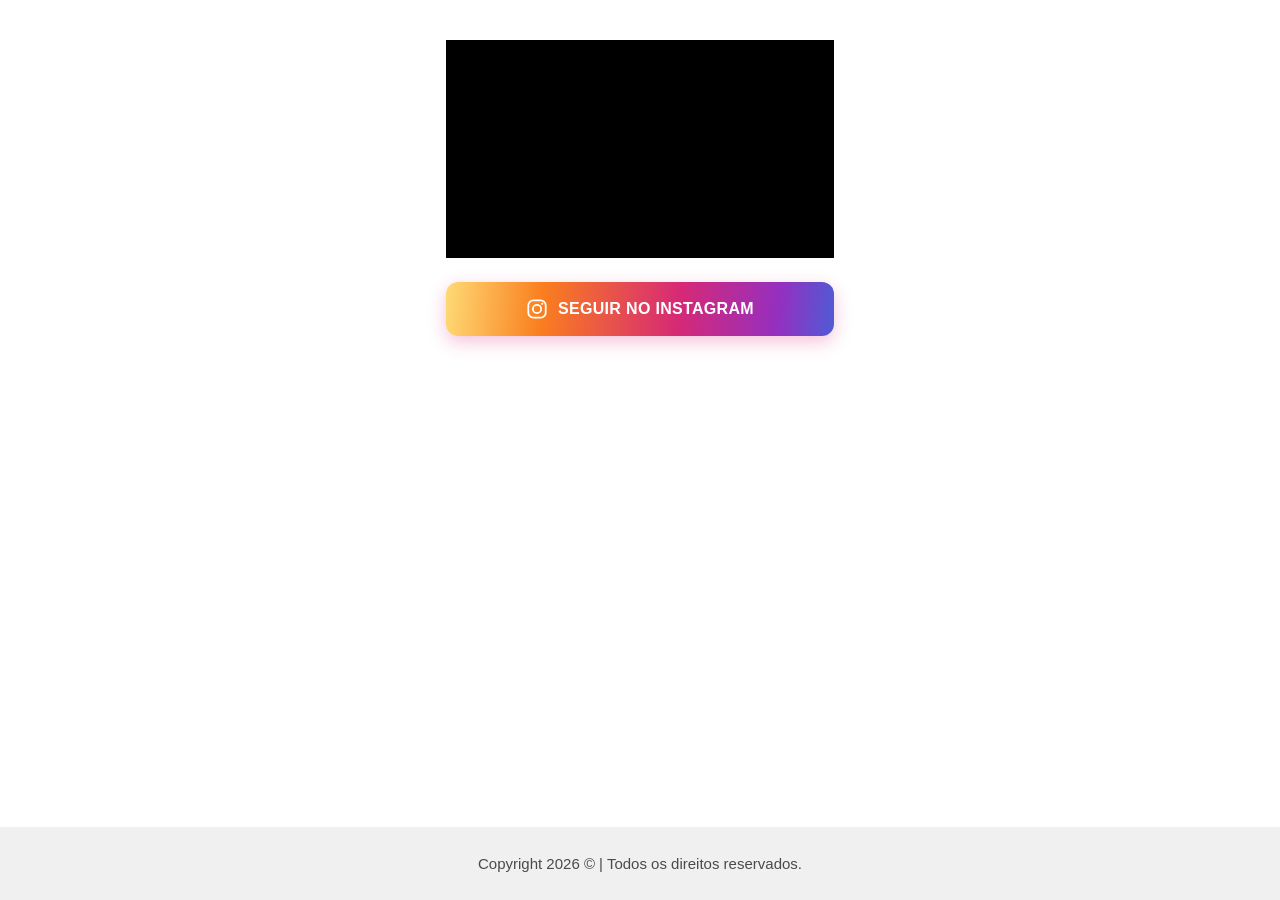
<file: aquecimento/index.html>
<!doctype html>
<html lang="pt-BR">
<head>
<meta charset="utf-8">
<meta name="viewport" content="width=device-width, initial-scale=1">
<title>7 Royal Chef</title>
<meta name="description" content="Assista ao vídeo e siga o 7 Royal Chef no Instagram.">
<style>
/* 7 Royal Chef — página de bio
   Coluna central com o player e o botão; rodapé fixo no fim do conteúdo. */

:root {
  color-scheme: light;
  --texto: #1a1a1a;
  --rodape-fundo: #f0f0f0;
  --rodape-texto: #4a4a4a;
}

* { box-sizing: border-box; }

html, body {
  margin: 0;
  padding: 0;
}

body {
  min-height: 100vh;
  display: flex;
  flex-direction: column;
  background: #fff;
  color: var(--texto);
  font-family: -apple-system, BlinkMacSystemFont, "Segoe UI", Roboto, Helvetica, Arial, sans-serif;
  -webkit-font-smoothing: antialiased;
}

/* Coluna central ---------------------------------------------------- */

.wrap {
  flex: 1 0 auto;
  width: 100%;
  max-width: 420px;
  margin: 0 auto;
  padding: 40px 16px 48px;
}

.player {
  width: 100%;
}

/* Botão ------------------------------------------------------------- */

.cta {
  display: flex;
  align-items: center;
  justify-content: center;
  gap: 10px;
  margin-top: 24px;
  padding: 16px 20px;
  border-radius: 12px;
  background: linear-gradient(95deg, #feda75 0%, #fa7e1e 25%, #d62976 60%, #962fbf 85%, #4f5bd5 100%);
  color: #fff;
  font-size: 16px;
  font-weight: 700;
  letter-spacing: .02em;
  text-decoration: none;
  box-shadow: 0 6px 18px rgba(214, 41, 118, .28);
  transition: transform .12s ease, box-shadow .12s ease, filter .12s ease;
}

.cta:hover {
  filter: brightness(1.04);
  box-shadow: 0 8px 22px rgba(214, 41, 118, .34);
}

.cta:active {
  transform: translateY(1px);
  box-shadow: 0 4px 12px rgba(214, 41, 118, .28);
}

.cta-icon {
  width: 22px;
  height: 22px;
  flex: none;
  fill: none;
  stroke: currentColor;
  stroke-width: 1.9;
}

.cta-icon .dot {
  fill: currentColor;
  stroke: none;
}

/* Rodapé ------------------------------------------------------------ */

.foot {
  flex: none;
  background: var(--rodape-fundo);
  padding: 28px 16px;
  text-align: center;
}

.foot p {
  margin: 0;
  color: var(--rodape-texto);
  font-size: 15px;
}

/* Telas menores ----------------------------------------------------- */

@media (max-width: 420px) {
  .wrap { padding-top: 24px; }
  .cta  { font-size: 15px; }
}
</style>
</head>
<body>

  <main class="wrap">

    <div class="player">
      <vturb-smartplayer id="vid-6a21cec0e810778a42831018" style="display: block; margin: 0 auto; width: 100%; "><div class="vturb-player-placeholder" style="position: relative; width: 100%; padding: 56.25% 0 0; z-index: 0; background-color: black;"></div></vturb-smartplayer>
      <script type="text/javascript">
        var s=document.createElement("script");
        s.src="https://scripts.converteai.net/ea5a7ffd-7736-4982-b451-ffa20a0d2e1e/players/6a21cec0e810778a42831018/v4/player.js",
        s.async=!0,document.head.appendChild(s);
      </script>
    </div>

    <a class="cta" href="https://www.instagram.com/7royalchef/" target="_blank" rel="noopener">
      <svg class="cta-icon" viewBox="0 0 24 24" aria-hidden="true">
        <rect x="2.5" y="2.5" width="19" height="19" rx="5.5"/>
        <circle cx="12" cy="12" r="4.5"/>
        <circle cx="17.6" cy="6.4" r="1.2" class="dot"/>
      </svg>
      <span>SEGUIR NO INSTAGRAM</span>
    </a>

  </main>

  <footer class="foot">
    <p>Copyright 2026 &copy; | Todos os direitos reservados.</p>
  </footer>

</body>
</html>
</file>
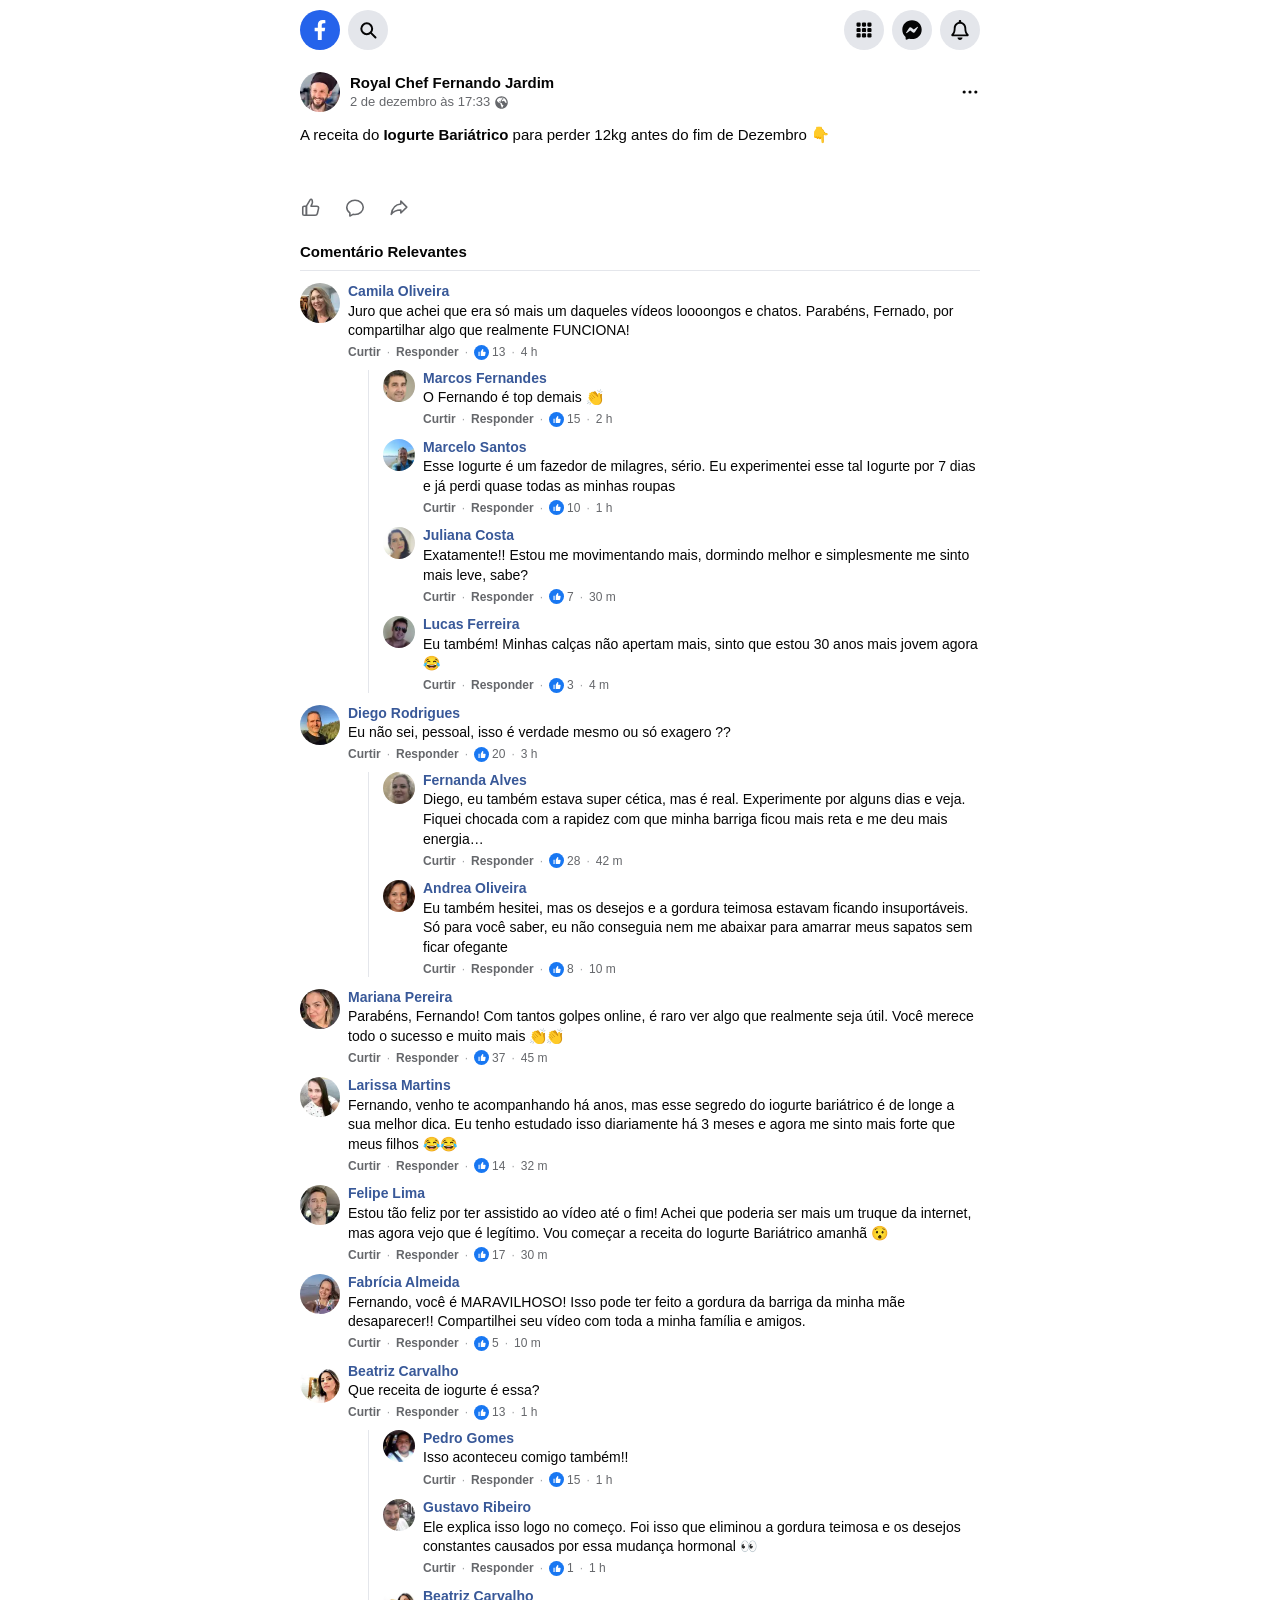
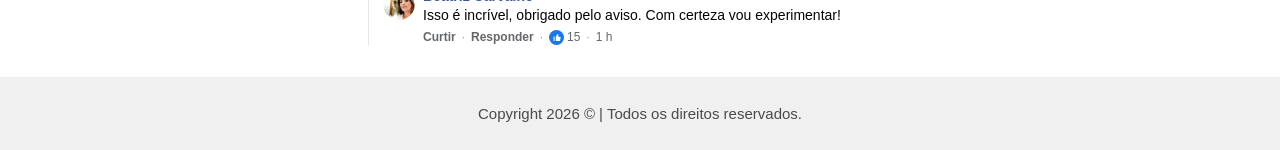
<file: v1/index.html>
<!DOCTYPE html>
<html lang="pt-BR">
<head>
<meta charset="utf-8">
<meta name="viewport" content="width=device-width, initial-scale=1">
<!-- VTurb — medição de tempo + preload dos scripts do player -->
<script>!function(i,n){i._plt=i._plt||(n&&n.timeOrigin?n.timeOrigin+n.now():Date.now())}(window,performance);</script>
<link rel="preload" href="https://scripts.converteai.net/ea5a7ffd-7736-4982-b451-ffa20a0d2e1e/ab-test/6a9e44d2eb3615254dccd7bf/player.js" as="script">
<link rel="preload" href="https://scripts.converteai.net/lib/js/smartplayer-wc/v4/smartplayer.js" as="script">
<link rel="dns-prefetch" href="https://cdn.converteai.net">
<link rel="dns-prefetch" href="https://scripts.converteai.net">
<link rel="dns-prefetch" href="https://images.converteai.net">
<link rel="dns-prefetch" href="https://m3u8.vturb.net">
<link rel="dns-prefetch" href="https://license.vturb.com">
<title>Fernando Jardim</title>
<style>
/* =========================================================
   Réplica de 2 containers da página XxE8RlLLqebc1d1WtRmJ

     .fb4 = ef8a9225 > 99664c8d  (barra de reações — vai logo abaixo do vídeo)
     .fb5 = c004ddc1 > 58c26c55  (bloco de comentários)

   Estilos derivados dos nós do builder.
   Prefixo "fb" para não colidir com o bloco do cabeçalho.
   ========================================================= */
*{box-sizing:border-box}
html,body{margin:0;padding:0}
body{
  background:#fff;
  font-family:-apple-system,BlinkMacSystemFont,"Segoe UI",Roboto,Helvetica,Arial,sans-serif;
  -webkit-font-smoothing:antialiased;
}

.fb-sec{
  display:flex;flex-direction:column;align-items:center;
  background:rgba(255,255,255,1);
  width:100%;
  padding-left:16px;padding-right:16px;
}
.fb-inner{width:100%;max-width:680px}

/* ícone circular 40x40: fonte 20px + padding 10px, igual ao builder */
.fb-ico{
  width:40px;height:40px;flex-shrink:0;
  display:grid;place-items:center;
  border-radius:999px;
  align-self:center;
}
.fb-ico svg{width:20px;height:20px;display:block;fill:currentColor}

/* ============ 1. BARRA SUPERIOR (d927f2b5) ============ */
.fb1{padding-top:10px;padding-bottom:10px}
.fb1 .fb-inner{
  display:flex;flex-direction:row;flex-wrap:nowrap;
  justify-content:space-between;align-items:center;
}
.fb1-left,.fb1-right{
  display:flex;flex-direction:row;flex-wrap:nowrap;
  align-items:center;gap:8px;width:auto;
}
.fb1-left{justify-content:flex-start}
.fb1-right{justify-content:flex-end}
.fb1-fb{color:rgba(255,255,255,1);background-color:rgba(37,99,235,1)}
.fb1-gray{color:rgba(5,5,5,1);background-color:rgba(228,230,235,1)}

/* ============ 2. CABEÇALHO DO POST (2e551b1e) ============ */
.fb2{padding-top:12px;padding-bottom:12px}
.fb2 .fb-inner{
  display:flex;flex-direction:row;flex-wrap:nowrap;
  justify-content:flex-start;align-items:center;gap:10px;
}
.fb2-avatar{
  width:40px;height:40px;border-radius:999px;
  object-fit:cover;flex-shrink:0;display:block;align-self:center;
}
.fb2-col{
  display:flex;flex-direction:column;
  align-items:flex-start;justify-content:center;
  gap:1px;width:100%;flex-grow:1;min-width:0;
}
.fb2-name{
  margin:0;width:100%;
  font-size:15px;font-weight:700;line-height:1.3em;
  color:rgba(5,5,5,1);text-align:left;
}
.fb2-sub{
  display:flex;flex-direction:row;flex-wrap:nowrap;
  align-items:center;justify-content:flex-start;gap:5px;width:auto;
}
.fb2-date{
  margin:0;flex-shrink:0;
  font-size:13px;font-weight:400;line-height:1.3em;
  color:rgba(101,103,107,1);text-align:left;
}
.fb2-date p{margin:0}
.fb2-globe{
  width:13px;height:13px;flex-shrink:0;
  color:rgba(101,103,107,1);align-self:center;display:block;
}
.fb2-globe svg{width:13px;height:13px;display:block;fill:currentColor}
.fb2-dots{
  width:20px;height:20px;flex-shrink:0;
  color:rgba(5,5,5,1);align-self:center;display:block;
}
.fb2-dots svg{width:20px;height:20px;display:block;fill:currentColor}

/* ============ 3. LEGENDA (b45d5fe5) ============ */
.fb3{padding-top:0;padding-bottom:12px}
.fb3 .fb-inner{
  display:flex;flex-direction:column;
  align-items:flex-start;gap:2px;
}
.fb3-text{
  margin:0 0 14px;width:100%;
  font-size:15px;font-weight:400;line-height:1.4em;
  color:rgba(5,5,5,1);text-align:left;
}
.fb3-text p{margin:0}
.fb3-text strong{font-weight:700}

/* ============ VÍDEO (VTurb) ============ */
.fb-video{padding-top:16px}
.fb-video .fb-inner{display:flex;justify-content:center}

/* ============ 4. BARRA DE REAÇÕES (ef8a9225 / 99664c8d) ============ */
.fb4{padding-top:10px;padding-bottom:10px}
.fb4 .fb-inner{
  display:flex;flex-direction:row;flex-wrap:nowrap;
  justify-content:flex-start;align-items:center;
  gap:22px;
}
.fb4-ico{
  width:22px;height:22px;flex-shrink:0;
  color:rgba(101,103,107,1);
  background-color:rgba(0,0,0,0);
  line-height:0;align-self:center;display:block;
}
.fb4-ico svg{width:22px;height:22px;display:block}

/* ============ 5. COMENTÁRIOS (c004ddc1 / 58c26c55) ============ */
.fb5{
  display:flex;flex-direction:column;
  background:rgba(255,255,255,1);
  width:100%;padding:0 16px;
}
.fb5-inner{width:100%;max-width:680px;margin:0 auto}

.fb5-header{
  font-size:15px;font-weight:700;color:rgba(5,5,5,1);
  padding:14px 0 10px;
  border-bottom:1px solid #e4e6eb;
  margin-bottom:12px;
}

.fb5-item{display:flex;gap:8px;margin-bottom:12px}
.fb5-item:last-child{margin-bottom:0}
.fb5-pic{
  width:40px;height:40px;flex:0 0 40px;
  border-radius:999px;object-fit:cover;display:block;
}
.fb5-body{min-width:0;flex:1}
.fb5-user{
  color:#385898;font-weight:600;font-size:14px;line-height:1.25;
}
.fb5-text{
  font-size:14px;line-height:1.4;color:rgba(5,5,5,1);
  margin-top:1px;overflow-wrap:anywhere;
}
.fb5-text p{margin:0 0 6px}
.fb5-text p:last-child{margin-bottom:0}
.fb5-text p:empty{display:none}

.fb5-actions{
  display:flex;align-items:center;flex-wrap:wrap;gap:6px;
  font-size:12px;color:rgba(101,103,107,1);margin-top:4px;
}
.fb5-actions a{color:rgba(101,103,107,1);text-decoration:none;font-weight:600}
.fb5-actions a:hover{text-decoration:underline}
.fb5-dot{opacity:.6}
.fb5-likes{display:inline-flex;align-items:center;gap:3px}
.fb5-thumb{
  width:15px;height:15px;flex:0 0 15px;border-radius:999px;
  background:#1877f2;display:inline-grid;place-items:center;
}
.fb5-thumb svg{width:9px;height:9px;fill:#fff;display:block}

/* respostas aninhadas */
.fb5-replies{
  margin-top:10px;margin-left:20px;padding-left:14px;
  border-left:1px solid #e4e6eb;
}
.fb5-replies .fb5-pic{width:32px;height:32px;flex:0 0 32px}

/* ============ RODAPÉ ============ */
.fb-foot{
  margin-top:32px;
  background:#f0f0f0;
  padding:28px 16px;
  text-align:center;
}
.fb-foot p{margin:0;color:#4a4a4a;font-size:15px}

@media (max-width:767px){
  .fb-sec,.fb5{padding-left:12px;padding-right:12px}
  .fb2-avatar{width:40px;height:40px}
  .fb5-text,.fb5-user{font-size:13.5px}
}
</style>
</head>
<body>

<!-- ===== 1. d927f2b5 — barra superior ===== -->
<div class="fb-sec fb1">
  <div class="fb-inner">

    <div class="fb1-left">
      <!-- 78a47b8d — fab facebook-f -->
      <div class="fb-ico fb1-fb" aria-hidden="true">
        <svg xmlns="http://www.w3.org/2000/svg" viewBox="0 0 320 512"><path d="M279.14 288l14.22-92.66h-88.91v-60.13c0-25.35 12.42-50.06 52.24-50.06h40.42V6.26S260.43 0 225.36 0c-73.22 0-121.08 44.38-121.08 124.72v70.62H22.89V288h81.39v224h100.17V288z"/></svg>
      </div>
      <!-- d228011e — SVG custom (lupa), copiado do nó -->
      <div class="fb-ico fb1-gray" aria-hidden="true">
        <svg xmlns="http://www.w3.org/2000/svg" viewBox="0 0 24 24" width="20" height="20" style="display:block"><circle cx="10.5" cy="10.5" r="6.5" style="fill:none;stroke:currentColor;stroke-width:2.4"/><line x1="15.5" y1="15.5" x2="21" y2="21" style="fill:none;stroke:currentColor;stroke-width:2.4;stroke-linecap:round"/></svg>
      </div>
    </div>

    <div class="fb1-right">
      <!-- cc613eab — SVG custom (grade), copiado do nó -->
      <div class="fb-ico fb1-gray" aria-hidden="true">
        <svg xmlns="http://www.w3.org/2000/svg" viewBox="0 0 24 24" width="20" height="20" style="display:block"><rect x="3" y="3" width="5" height="5" rx="1.4"/><rect x="9.5" y="3" width="5" height="5" rx="1.4"/><rect x="16" y="3" width="5" height="5" rx="1.4"/><rect x="3" y="9.5" width="5" height="5" rx="1.4"/><rect x="9.5" y="9.5" width="5" height="5" rx="1.4"/><rect x="16" y="9.5" width="5" height="5" rx="1.4"/><rect x="3" y="16" width="5" height="5" rx="1.4"/><rect x="9.5" y="16" width="5" height="5" rx="1.4"/><rect x="16" y="16" width="5" height="5" rx="1.4"/></svg>
      </div>
      <!-- 3072cd5d — fab facebook-messenger -->
      <div class="fb-ico fb1-gray" aria-hidden="true">
        <svg xmlns="http://www.w3.org/2000/svg" viewBox="0 0 512 512"><path d="M256.55 8C116.52 8 8 110.34 8 248.57c0 72.3 29.71 134.78 78.07 177.94 8.35 7.51 6.63 11.86 8.05 58.23A19.92 19.92 0 00122 502.31c52.91-23.3 53.59-25.14 62.56-22.7C337.85 521.8 504 423.7 504 248.57 504 110.34 396.59 8 256.55 8zm149.24 185.13l-73 115.57a37.37 37.37 0 01-53.91 9.93l-58.08-43.47a15 15 0 00-18 0l-78.37 59.44c-10.46 7.93-24.16-4.6-17.11-15.67l73-115.57a37.36 37.36 0 0153.91-9.93l58.06 43.46a15 15 0 0018 0l78.41-59.38c10.44-7.98 24.14 4.54 17.09 15.62z"/></svg>
      </div>
      <!-- dfdec89c — far bell -->
      <div class="fb-ico fb1-gray" aria-hidden="true">
        <svg xmlns="http://www.w3.org/2000/svg" viewBox="0 0 448 512"><path d="M439.39 362.29c-19.32-20.76-55.47-51.99-55.47-154.29 0-77.7-54.48-139.9-127.94-155.16V32c0-17.67-14.32-32-31.98-32s-31.98 14.33-31.98 32v20.84C118.56 68.1 64.08 130.3 64.08 208c0 102.3-36.15 133.53-55.47 154.29-6 6.45-8.66 14.16-8.61 21.71.11 16.4 12.98 32 32.1 32h383.8c19.12 0 32-15.6 32.1-32 .05-7.55-2.61-15.27-8.61-21.71zM67.53 368c21.22-27.97 44.42-74.33 44.53-159.42 0-.2-.06-.38-.06-.58 0-61.86 50.14-112 112-112s112 50.14 112 112c0 .2-.06.38-.06.58.11 85.1 23.31 131.46 44.53 159.42H67.53zM224 512c35.32 0 63.97-28.65 63.97-64H160.03c0 35.35 28.65 64 63.97 64z"/></svg>
      </div>
    </div>

  </div>
</div>

<!-- ===== 2. 2e551b1e — cabeçalho do post ===== -->
<div class="fb-sec fb2">
  <div class="fb-inner">

    <!-- 4ed7f75f -->
    <img class="fb2-avatar"
         src="[data-uri]"
         alt="Royal Chef Fernando Jardim" width="80" height="80">

    <!-- 15afe08f -->
    <div class="fb2-col">
      <!-- f82a0825 -->
      <h3 class="fb2-name">Royal Chef Fernando Jardim</h3>

      <!-- 97db70f9 -->
      <div class="fb2-sub">
        <!-- a5c3b63f — htmlId post-date -->
        <h3 class="fb2-date" id="post-date"><p>11 de agosto às 13:40 </p></h3>
        <!-- b339a141 — fas globe-americas -->
        <span class="fb2-globe" aria-hidden="true">
          <svg xmlns="http://www.w3.org/2000/svg" viewBox="0 0 496 512"><path d="M248 8C111.03 8 0 119.03 0 256s111.03 248 248 248 248-111.03 248-248S384.97 8 248 8zm82.29 357.6c-3.9 3.88-7.99 7.95-11.31 11.28-2.99 3-5.1 6.7-6.17 10.71-1.51 5.66-2.73 11.38-4.77 16.87l-17.39 46.85c-13.76 3-28 4.69-42.65 4.69v-27.38c1.69-12.62-7.64-36.26-22.63-51.25-6-6-9.37-14.14-9.37-22.63v-32.01c0-11.64-6.27-22.34-16.46-27.97-14.37-7.95-34.81-19.06-48.81-26.11-11.48-5.78-22.1-13.14-31.65-21.75l-.8-.72a114.792 114.792 0 01-18.06-20.74c-9.38-13.77-24.66-36.42-34.59-51.14 20.47-45.5 57.36-82.04 103.2-101.89l24.01 12.01C203.48 89.74 216 82.01 216 70.11v-11.3c7.99-1.29 16.12-2.11 24.39-2.42l28.3 28.3c6.25 6.25 6.25 16.38 0 22.63L264 112l-10.34 10.34c-3.12 3.12-3.12 8.19 0 11.31l4.69 4.69c3.12 3.12 3.12 8.19 0 11.31l-8 8a8.008 8.008 0 01-5.66 2.34h-8.99c-2.08 0-4.08.81-5.58 2.27l-9.92 9.65a8.008 8.008 0 00-1.58 9.31l15.59 31.19c2.66 5.32-1.21 11.58-7.15 11.58h-5.64c-1.93 0-3.79-.7-5.24-1.96l-9.28-8.06a16.017 16.017 0 00-15.55-3.1l-31.17 10.39a11.95 11.95 0 00-8.17 11.34c0 4.53 2.56 8.66 6.61 10.69l11.08 5.54c9.41 4.71 19.79 7.16 30.31 7.16s21.24 12.32 30.66 17.03l25.72 12.86c11.22 5.61 18.31 17.08 18.31 29.62 0 8.61-3.42 16.87-9.51 22.96zM417.6 274.8c-3.55-1.13-6.66-3.24-9.24-5.96l-30.87-32.62c-3.05-3.23-4.75-7.5-4.75-11.94v-11.4c0-4.36-2.4-8.36-6.25-10.39l-16.98-8.96c-3.16-1.67-6.7-2.54-10.28-2.54-4.6 0-9.11 1.43-12.89 4.1l-8.99 6.35c-5.34 3.77-11.72 5.8-18.26 5.8H286.9c-9.61 0-18.34-5.55-22.42-14.25l-3.8-8.11a24.937 24.937 0 01.9-22.75l4.31-7.75a24.94 24.94 0 0121.8-12.83h5.72c4.83 0 9.53-1.56 13.4-4.45l19.2-14.4a12.42 12.42 0 004.97-9.94c0-3.29-1.3-6.44-3.63-8.77l-13.31-13.31a12.428 12.428 0 00-8.77-3.63h-9.72c-3.29 0-6.44 1.3-8.77 3.63l-8.02 8.02a8.008 8.008 0 01-11.31 0l-4.69-4.69a8.008 8.008 0 010-11.31l24-24c37.09 7.35 70.4 25.6 96.19 51.4 45.4 45.4 66.62 106.98 60.65 167.25z"/></svg>
        </span>
      </div>
    </div>

    <!-- 31e47f85 — SVG custom (três pontos), copiado do nó -->
    <span class="fb2-dots" aria-hidden="true">
      <svg xmlns="http://www.w3.org/2000/svg" viewBox="0 0 24 24" width="1em" height="1em" fill="currentColor"><circle cx="5" cy="12" r="1.9"/><circle cx="12" cy="12" r="1.9"/><circle cx="19" cy="12" r="1.9"/></svg>
    </span>

  </div>
</div>

<!-- ===== 3. b45d5fe5 — legenda ===== -->
<div class="fb-sec fb3">
  <div class="fb-inner">
    <!-- dfcfc09e -->
    <h3 class="fb3-text"><p>A receita do <strong>Iogurte Bariátrico</strong> para perder 12kg antes do fim de <span id="fb-prazo">Setembro</span> 👇</p></h3>
  </div>
</div>

<!-- ===== vídeo VTurb (teste A/B) ===== -->
<div class="fb-sec fb-video">
  <div class="fb-inner">
    <vturb-smartplayer id="ab-6a9e44d2eb3615254dccd7bf" style="display: block; margin: 0 auto; width: 100%; "></vturb-smartplayer>
    <script type="text/javascript">
      var s=document.createElement("script");
      s.src="https://scripts.converteai.net/ea5a7ffd-7736-4982-b451-ffa20a0d2e1e/ab-test/6a9e44d2eb3615254dccd7bf/player.js",
      s.async=!0,document.head.appendChild(s);
    </script>
  </div>
</div>

<!-- ===== 4. ef8a9225 / 99664c8d — barra de reações ===== -->
<div class="fb-sec fb4">
  <div class="fb-inner">
    <!-- 5f1ca3d5 — curtir -->
    <span class="fb4-ico" aria-hidden="true">
      <svg xmlns="http://www.w3.org/2000/svg" viewBox="0 0 24 24" width="22" height="22" style="display:block"><path style="fill:none;stroke:currentColor;stroke-width:1.7;stroke-linejoin:round" d="M7 10v10H4.5A1.5 1.5 0 0 1 3 18.5V11.5A1.5 1.5 0 0 1 4.5 10H7z"/><path style="fill:none;stroke:currentColor;stroke-width:1.7;stroke-linejoin:round" d="M7 10l4.2-7.1a1 1 0 0 1 1.8.2l.4 1.3a4 4 0 0 1-.3 3.1L12 10h6.3a2 2 0 0 1 1.95 2.45l-1.3 5.6A2.5 2.5 0 0 1 16.5 20H7V10z"/></svg>
    </span>
    <!-- a8792eab — comentar -->
    <span class="fb4-ico" aria-hidden="true">
      <svg xmlns="http://www.w3.org/2000/svg" viewBox="0 0 24 24" width="22" height="22" style="display:block"><path style="fill:none;stroke:currentColor;stroke-width:1.7;stroke-linejoin:round" d="M12 3.5c-5 0-9 3.5-9 7.8 0 2.5 1.3 4.7 3.4 6.1v3.4l3.4-1.9c.7.1 1.5.2 2.2.2 5 0 9-3.5 9-7.8s-4-7.8-9-7.8z"/></svg>
    </span>
    <!-- 531aed60 — compartilhar -->
    <span class="fb4-ico" aria-hidden="true">
      <svg xmlns="http://www.w3.org/2000/svg" viewBox="0 0 24 24" width="22" height="22" style="display:block"><path style="fill:none;stroke:currentColor;stroke-width:1.7;stroke-linejoin:round;stroke-linecap:round" d="M14 4.5v3.2C7.5 8.2 4.5 12.4 3.5 19c2.3-3.4 5.4-4.9 10.5-4.9v3.3l6.5-6.4L14 4.5z"/></svg>
    </span>
  </div>
</div>

<!-- ===== 5. c004ddc1 / 58c26c55 — comentários ===== -->
<div class="fb5">
  <div class="fb5-inner">

    <div class="fb5-header">Comentário Relevantes</div>

    <!-- Camila Oliveira -->
    <div class="fb5-item">
      <img class="fb5-pic" src="[data-uri]" width="48" height="48" alt="">
      <div class="fb5-body">
        <div class="fb5-user">Camila Oliveira</div>
        <div class="fb5-text"><p>Juro que achei que era só mais um daqueles vídeos loooongos e chatos. Parabéns, Fernado, por compartilhar algo que realmente FUNCIONA!</p></div>
        <div class="fb5-actions"><a href="#">Curtir</a><span class="fb5-dot">·</span><a href="#">Responder</a><span class="fb5-dot">·</span><span class="fb5-likes"><span class="fb5-thumb"><svg viewBox="0 0 24 24"><path d="M7 10v11H4V10h3zm3 11V10l4-7a2 2 0 013 2l-1 5h5a2 2 0 012 2.3l-1.3 7A2 2 0 0119.7 21H10z"/></svg></span>13</span><span class="fb5-dot">·</span><span>4 h</span></div>

        <div class="fb5-replies">
          <div class="fb5-item">
            <img class="fb5-pic" src="[data-uri]" width="48" height="48" alt="">
            <div class="fb5-body">
              <div class="fb5-user">Marcos Fernandes</div>
              <div class="fb5-text"><p>O Fernando é top demais 👏</p></div>
              <div class="fb5-actions"><a href="#">Curtir</a><span class="fb5-dot">·</span><a href="#">Responder</a><span class="fb5-dot">·</span><span class="fb5-likes"><span class="fb5-thumb"><svg viewBox="0 0 24 24"><path d="M7 10v11H4V10h3zm3 11V10l4-7a2 2 0 013 2l-1 5h5a2 2 0 012 2.3l-1.3 7A2 2 0 0119.7 21H10z"/></svg></span>15</span><span class="fb5-dot">·</span><span>2 h</span></div>
            </div>
          </div>

          <div class="fb5-item">
            <img class="fb5-pic" src="[data-uri]" width="48" height="48" alt="">
            <div class="fb5-body">
              <div class="fb5-user">Marcelo Santos</div>
              <div class="fb5-text"><p>Esse Iogurte é um fazedor de milagres, sério. Eu experimentei esse tal Iogurte por 7 dias e já perdi quase todas as minhas roupas&nbsp;</p></div>
              <div class="fb5-actions"><a href="#">Curtir</a><span class="fb5-dot">·</span><a href="#">Responder</a><span class="fb5-dot">·</span><span class="fb5-likes"><span class="fb5-thumb"><svg viewBox="0 0 24 24"><path d="M7 10v11H4V10h3zm3 11V10l4-7a2 2 0 013 2l-1 5h5a2 2 0 012 2.3l-1.3 7A2 2 0 0119.7 21H10z"/></svg></span>10</span><span class="fb5-dot">·</span><span>1 h</span></div>
            </div>
          </div>

          <div class="fb5-item">
            <img class="fb5-pic" src="[data-uri]" width="48" height="48" alt="">
            <div class="fb5-body">
              <div class="fb5-user">Juliana Costa</div>
              <div class="fb5-text"><p>Exatamente!! Estou me movimentando mais, dormindo melhor e simplesmente me sinto mais leve, sabe?</p></div>
              <div class="fb5-actions"><a href="#">Curtir</a><span class="fb5-dot">·</span><a href="#">Responder</a><span class="fb5-dot">·</span><span class="fb5-likes"><span class="fb5-thumb"><svg viewBox="0 0 24 24"><path d="M7 10v11H4V10h3zm3 11V10l4-7a2 2 0 013 2l-1 5h5a2 2 0 012 2.3l-1.3 7A2 2 0 0119.7 21H10z"/></svg></span>7</span><span class="fb5-dot">·</span><span>30 m</span></div>
            </div>
          </div>

          <div class="fb5-item">
            <img class="fb5-pic" src="[data-uri]" width="48" height="48" alt="">
            <div class="fb5-body">
              <div class="fb5-user">Lucas Ferreira</div>
              <div class="fb5-text"><p>Eu também! Minhas calças não apertam mais, sinto que estou 30 anos mais jovem agora 😂</p></div>
              <div class="fb5-actions"><a href="#">Curtir</a><span class="fb5-dot">·</span><a href="#">Responder</a><span class="fb5-dot">·</span><span class="fb5-likes"><span class="fb5-thumb"><svg viewBox="0 0 24 24"><path d="M7 10v11H4V10h3zm3 11V10l4-7a2 2 0 013 2l-1 5h5a2 2 0 012 2.3l-1.3 7A2 2 0 0119.7 21H10z"/></svg></span>3</span><span class="fb5-dot">·</span><span>4 m</span></div>
            </div>
          </div>
        </div>
      </div>
    </div>

    <!-- Diego Rodrigues -->
    <div class="fb5-item">
      <img class="fb5-pic" src="[data-uri]" width="48" height="48" alt="">
      <div class="fb5-body">
        <div class="fb5-user">Diego Rodrigues</div>
        <div class="fb5-text"><p>Eu não sei, pessoal, isso é verdade mesmo ou só exagero ??</p></div>
        <div class="fb5-actions"><a href="#">Curtir</a><span class="fb5-dot">·</span><a href="#">Responder</a><span class="fb5-dot">·</span><span class="fb5-likes"><span class="fb5-thumb"><svg viewBox="0 0 24 24"><path d="M7 10v11H4V10h3zm3 11V10l4-7a2 2 0 013 2l-1 5h5a2 2 0 012 2.3l-1.3 7A2 2 0 0119.7 21H10z"/></svg></span>20</span><span class="fb5-dot">·</span><span>3 h</span></div>

        <div class="fb5-replies">
          <div class="fb5-item">
            <img class="fb5-pic" src="[data-uri]" width="48" height="48" alt="">
            <div class="fb5-body">
              <div class="fb5-user">Fernanda Alves</div>
              <div class="fb5-text"><p>Diego, eu também estava super cética, mas é real. Experimente por alguns dias e veja. Fiquei chocada com a rapidez com que minha barriga ficou mais reta e me deu mais energia…</p></div>
              <div class="fb5-actions"><a href="#">Curtir</a><span class="fb5-dot">·</span><a href="#">Responder</a><span class="fb5-dot">·</span><span class="fb5-likes"><span class="fb5-thumb"><svg viewBox="0 0 24 24"><path d="M7 10v11H4V10h3zm3 11V10l4-7a2 2 0 013 2l-1 5h5a2 2 0 012 2.3l-1.3 7A2 2 0 0119.7 21H10z"/></svg></span>28</span><span class="fb5-dot">·</span><span>42 m</span></div>
            </div>
          </div>

          <div class="fb5-item">
            <img class="fb5-pic" src="[data-uri]" width="48" height="48" alt="">
            <div class="fb5-body">
              <div class="fb5-user">Andrea Oliveira</div>
              <div class="fb5-text"><p>Eu também hesitei, mas os desejos e a gordura teimosa estavam ficando insuportáveis. Só para você saber, eu não conseguia nem me abaixar para amarrar meus sapatos sem ficar ofegante</p></div>
              <div class="fb5-actions"><a href="#">Curtir</a><span class="fb5-dot">·</span><a href="#">Responder</a><span class="fb5-dot">·</span><span class="fb5-likes"><span class="fb5-thumb"><svg viewBox="0 0 24 24"><path d="M7 10v11H4V10h3zm3 11V10l4-7a2 2 0 013 2l-1 5h5a2 2 0 012 2.3l-1.3 7A2 2 0 0119.7 21H10z"/></svg></span>8</span><span class="fb5-dot">·</span><span>10 m</span></div>
            </div>
          </div>
        </div>
      </div>
    </div>

    <!-- Mariana Pereira -->
    <div class="fb5-item">
      <img class="fb5-pic" src="[data-uri]" width="48" height="48" alt="">
      <div class="fb5-body">
        <div class="fb5-user">Mariana Pereira</div>
        <div class="fb5-text"><p>Parabéns, Fernando! Com tantos golpes online, é raro ver algo que realmente seja útil. Você merece todo o sucesso e muito mais 👏👏</p></div>
        <div class="fb5-actions"><a href="#">Curtir</a><span class="fb5-dot">·</span><a href="#">Responder</a><span class="fb5-dot">·</span><span class="fb5-likes"><span class="fb5-thumb"><svg viewBox="0 0 24 24"><path d="M7 10v11H4V10h3zm3 11V10l4-7a2 2 0 013 2l-1 5h5a2 2 0 012 2.3l-1.3 7A2 2 0 0119.7 21H10z"/></svg></span>37</span><span class="fb5-dot">·</span><span>45 m</span></div>
      </div>
    </div>

    <!-- Larissa Martins -->
    <div class="fb5-item">
      <img class="fb5-pic" src="[data-uri]" width="48" height="48" alt="">
      <div class="fb5-body">
        <div class="fb5-user">Larissa Martins</div>
        <div class="fb5-text"><p>Fernando, venho te acompanhando há anos, mas esse segredo do iogurte bariátrico é de longe a sua melhor dica. Eu tenho estudado isso diariamente há 3 meses e agora me sinto mais forte que meus filhos 😂😂</p></div>
        <div class="fb5-actions"><a href="#">Curtir</a><span class="fb5-dot">·</span><a href="#">Responder</a><span class="fb5-dot">·</span><span class="fb5-likes"><span class="fb5-thumb"><svg viewBox="0 0 24 24"><path d="M7 10v11H4V10h3zm3 11V10l4-7a2 2 0 013 2l-1 5h5a2 2 0 012 2.3l-1.3 7A2 2 0 0119.7 21H10z"/></svg></span>14</span><span class="fb5-dot">·</span><span>32 m</span></div>
      </div>
    </div>

    <!-- Felipe Lima -->
    <div class="fb5-item">
      <img class="fb5-pic" src="[data-uri]" width="48" height="48" alt="">
      <div class="fb5-body">
        <div class="fb5-user">Felipe Lima</div>
        <div class="fb5-text"><p>Estou tão feliz por ter assistido ao vídeo até o fim! Achei que poderia ser mais um truque da internet, mas agora vejo que é legítimo. Vou começar a receita do Iogurte Bariátrico amanhã 😯</p></div>
        <div class="fb5-actions"><a href="#">Curtir</a><span class="fb5-dot">·</span><a href="#">Responder</a><span class="fb5-dot">·</span><span class="fb5-likes"><span class="fb5-thumb"><svg viewBox="0 0 24 24"><path d="M7 10v11H4V10h3zm3 11V10l4-7a2 2 0 013 2l-1 5h5a2 2 0 012 2.3l-1.3 7A2 2 0 0119.7 21H10z"/></svg></span>17</span><span class="fb5-dot">·</span><span>30 m</span></div>
      </div>
    </div>

    <!-- Fabrícia Almeida -->
    <div class="fb5-item">
      <img class="fb5-pic" src="[data-uri]" width="48" height="48" alt="">
      <div class="fb5-body">
        <div class="fb5-user">Fabrícia Almeida</div>
        <div class="fb5-text"><p>Fernando, você é MARAVILHOSO! Isso pode ter feito a gordura da barriga da minha mãe desaparecer!! Compartilhei seu vídeo com toda a minha família e amigos.</p></div>
        <div class="fb5-actions"><a href="#">Curtir</a><span class="fb5-dot">·</span><a href="#">Responder</a><span class="fb5-dot">·</span><span class="fb5-likes"><span class="fb5-thumb"><svg viewBox="0 0 24 24"><path d="M7 10v11H4V10h3zm3 11V10l4-7a2 2 0 013 2l-1 5h5a2 2 0 012 2.3l-1.3 7A2 2 0 0119.7 21H10z"/></svg></span>5</span><span class="fb5-dot">·</span><span>10 m</span></div>
      </div>
    </div>

    <!-- Beatriz Carvalho -->
    <div class="fb5-item">
      <img class="fb5-pic" src="[data-uri]" width="48" height="48" alt="">
      <div class="fb5-body">
        <div class="fb5-user">Beatriz Carvalho</div>
        <div class="fb5-text"><p>Que receita de iogurte é essa?</p></div>
        <div class="fb5-actions"><a href="#">Curtir</a><span class="fb5-dot">·</span><a href="#">Responder</a><span class="fb5-dot">·</span><span class="fb5-likes"><span class="fb5-thumb"><svg viewBox="0 0 24 24"><path d="M7 10v11H4V10h3zm3 11V10l4-7a2 2 0 013 2l-1 5h5a2 2 0 012 2.3l-1.3 7A2 2 0 0119.7 21H10z"/></svg></span>13</span><span class="fb5-dot">·</span><span>1 h</span></div>

        <div class="fb5-replies">
          <div class="fb5-item">
            <img class="fb5-pic" src="[data-uri]" width="48" height="48" alt="">
            <div class="fb5-body">
              <div class="fb5-user">Pedro Gomes</div>
              <div class="fb5-text"><p>Isso aconteceu comigo também!!</p></div>
              <div class="fb5-actions"><a href="#">Curtir</a><span class="fb5-dot">·</span><a href="#">Responder</a><span class="fb5-dot">·</span><span class="fb5-likes"><span class="fb5-thumb"><svg viewBox="0 0 24 24"><path d="M7 10v11H4V10h3zm3 11V10l4-7a2 2 0 013 2l-1 5h5a2 2 0 012 2.3l-1.3 7A2 2 0 0119.7 21H10z"/></svg></span>15</span><span class="fb5-dot">·</span><span>1 h</span></div>
            </div>
          </div>

          <div class="fb5-item">
            <img class="fb5-pic" src="[data-uri]" width="48" height="48" alt="">
            <div class="fb5-body">
              <div class="fb5-user">Gustavo Ribeiro</div>
              <div class="fb5-text"><p>Ele explica isso logo no começo. Foi isso que eliminou a gordura teimosa e os desejos constantes causados por essa mudança hormonal 👀</p></div>
              <div class="fb5-actions"><a href="#">Curtir</a><span class="fb5-dot">·</span><a href="#">Responder</a><span class="fb5-dot">·</span><span class="fb5-likes"><span class="fb5-thumb"><svg viewBox="0 0 24 24"><path d="M7 10v11H4V10h3zm3 11V10l4-7a2 2 0 013 2l-1 5h5a2 2 0 012 2.3l-1.3 7A2 2 0 0119.7 21H10z"/></svg></span>1</span><span class="fb5-dot">·</span><span>1 h</span></div>
            </div>
          </div>

          <div class="fb5-item">
            <img class="fb5-pic" src="[data-uri]" width="48" height="48" alt="">
            <div class="fb5-body">
              <div class="fb5-user">Beatriz Carvalho</div>
              <div class="fb5-text"><p>Isso é incrível, obrigado pelo aviso. Com certeza vou experimentar!</p></div>
              <div class="fb5-actions"><a href="#">Curtir</a><span class="fb5-dot">·</span><a href="#">Responder</a><span class="fb5-dot">·</span><span class="fb5-likes"><span class="fb5-thumb"><svg viewBox="0 0 24 24"><path d="M7 10v11H4V10h3zm3 11V10l4-7a2 2 0 013 2l-1 5h5a2 2 0 012 2.3l-1.3 7A2 2 0 0119.7 21H10z"/></svg></span>15</span><span class="fb5-dot">·</span><span>1 h</span></div>
            </div>
          </div>
        </div>
      </div>
    </div>

  </div>
</div>

<footer class="fb-foot">
  <p>Copyright 2026 &copy; | Todos os direitos reservados.</p>
</footer>

<script>
(function(){
  var MES_MIN = ['janeiro','fevereiro','março','abril','maio','junho',
                 'julho','agosto','setembro','outubro','novembro','dezembro'];
  var MES_MAI = ['Janeiro','Fevereiro','Março','Abril','Maio','Junho',
                 'Julho','Agosto','Setembro','Outubro','Novembro','Dezembro'];
  function dd(n){ return (n < 10 ? '0' : '') + n; }

  // Data/hora: um único instante = agora - 2 dias - 5 minutos.
  // Subtrair de timestamp resolve virada de mês, de ano e horário de verão.
  function textoData(){
    var t = new Date(Date.now() - (2*24*60 + 5) * 60000);
    return t.getDate() + ' de ' + MES_MIN[t.getMonth()] +
           ' às ' + dd(t.getHours()) + ':' + dd(t.getMinutes());
  }

  // Prazo: mês atual até o dia 20; a partir do dia 21, mês seguinte.
  function textoPrazo(){
    var h = new Date();
    return MES_MAI[(h.getMonth() + (h.getDate() > 20 ? 1 : 0)) % 12];
  }

  function aplicar(){
    var d = document.getElementById('post-date');
    if (d) {
      var alvo = d.querySelector('p') || d;
      alvo.textContent = textoData();
    }
    var p = document.getElementById('fb-prazo');
    if (p) p.textContent = textoPrazo();
  }

  if (document.readyState === 'loading') {
    document.addEventListener('DOMContentLoaded', aplicar);
  } else {
    aplicar();
  }
})();
</script>
</body>
</html>
</file>
